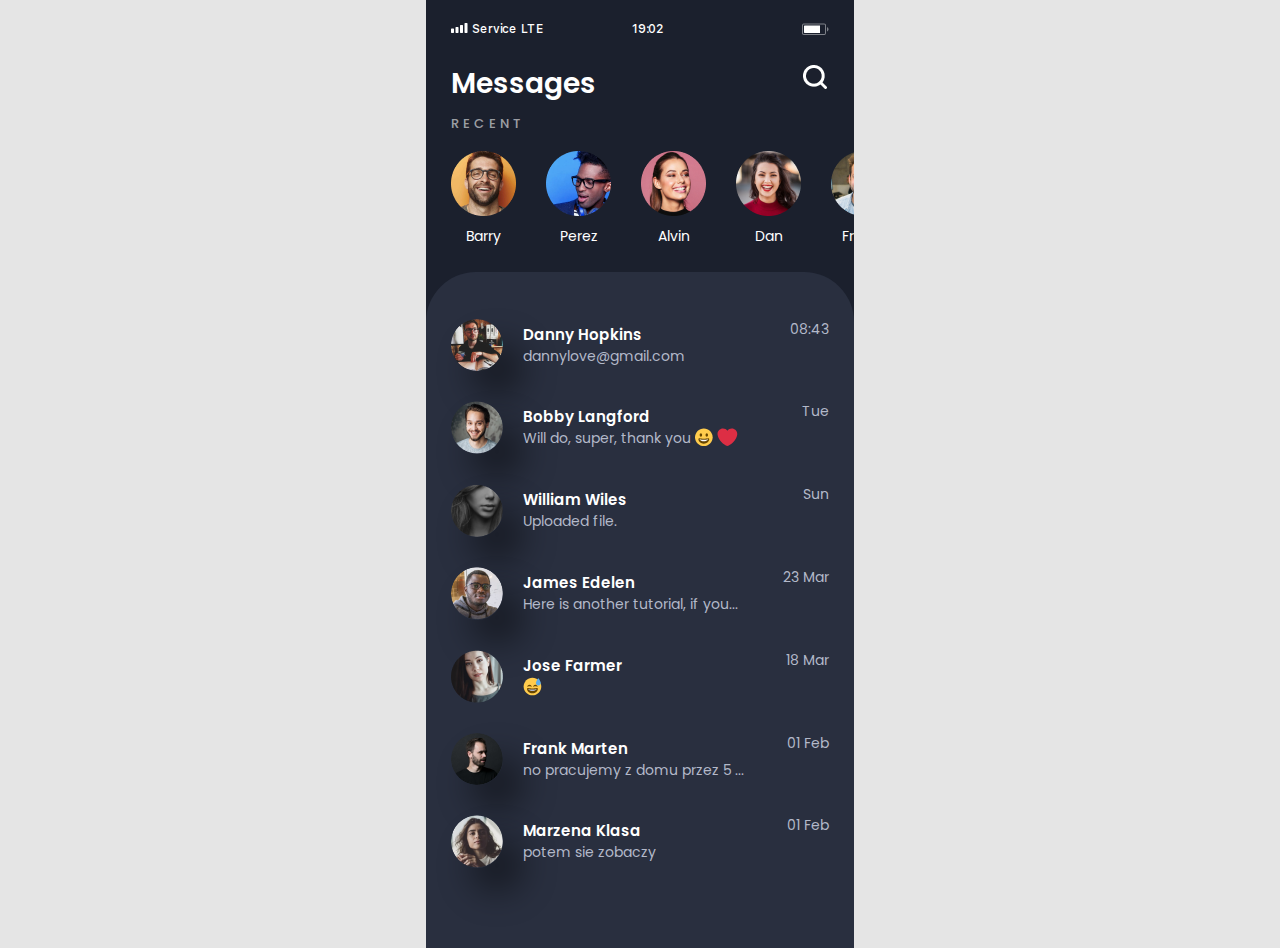
<file: index.html>
<!DOCTYPE html>
<html lang="en">

<head>
    <meta charset="UTF-8">
    <meta http-equiv="X-UA-Compatible" content="IE=edge">
    <meta name="viewport" content="width=device-width, initial-scale=1.0, maximum-scale=1.0, user-scalable=0">
    <meta name="format-detection" content="telephone=no">
    <meta name="description" content="">
    <meta name="keywords" content="">
    <meta name="robots" content="none">
    <title>Chat App</title>
    <link rel="preconnect" href="https://fonts.googleapis.com">
    <link rel="preconnect" href="https://fonts.gstatic.com" crossorigin>
    <link href="https://fonts.googleapis.com/css2?family=Mulish:wght@600&family=Poppins:wght@400;500;600&display=swap"
        rel="stylesheet">
    <link rel="stylesheet" href="./styles/style.css">
</head>

<body>
    <div class="wrapper">
        <header class="header">
            <div class="contain">
                <div class="status-bar">
                    <div class="status-bar__service">
                        <div class="status-bar__service_reception">
                            <img src="./img/service/reception.png" alt="reception_image">
                        </div>
                        <div class="status-bar__service_provider">Service</div>
                        <div class="status-bar__service_generation">LTE</div>
                    </div>
                    <div class="status-bar__time">19:02</div>
                    <div class="status-bar__battery">
                        <img src="./img/service/battery.png" alt="battery_image">
                    </div>
                </div>
                <article class="title">
                    <h1 class="title__name">Messages</h1>
                    <div class="title__search">
                        <input type="image" src="./img/search/search.png" alt="search_image">
                    </div>
                </article>
                <h3 class="resent-title">Recent</h3>
                <div class="resent-list">
                    <div class="resent-list__contact">
                        <div class="resent-list__contact_photo">
                            <img src="./img/contacts/barry.png" alt="barry_photo">
                        </div>
                        <p class="resent-list__name">Barry</p>
                    </div>
                    <div class="resent-list__contact">
                        <div class="resent-list__contact_photo">
                            <img src="./img/contacts/perez.png" alt="perez_photo">
                        </div>
                        <p class="resent-list__name">Perez</p>
                    </div>
                    <div class="resent-list__contact">
                        <div class="resent-list__contact_photo">
                            <img src="./img/contacts/alvin.png" alt="alvin_photo">
                        </div>
                        <p class="resent-list__name">Alvin</p>
                    </div>
                    <div class="resent-list__contact">
                        <div class="resent-list__contact_photo">
                            <img src="./img/contacts/dan.png" alt="dan_photo">
                        </div>
                        <p class="resent-list__name">Dan</p>
                    </div>
                    <div class="resent-list__contact">
                        <div class="resent-list__contact_photo">
                            <img src="./img/contacts/frank.png" alt="frank_photo">
                        </div>
                        <p class="resent-list__name">Fr</p>
                    </div>
                </div>
            </div>
        </header>
        <main class="main">
            <div class="contain">
                <div class="chats-list">
                    <a class="chat-link" href="chat.html">
                        <div class="chat-box">
                            <div class="chat-box__photo">
                                <img src="./img/chats/danny.png" alt="danny_photo">
                            </div>
                            <section class="chat-box__block">
                                <h3 class="chat-box__block_name">Danny Hopkins</h3>
                                <div class="chat-box__block_message">dannylove@gmail.com</div>
                            </section>
                            <div class="chat-box__time">08:43</div>
                        </div>
                    </a>
                    <a class="chat-link" href="#">
                        <div class="chat-box">
                            <div class="chat-box__photo">
                                <img src="./img/chats/bobby.png" alt="bobby_photo">
                            </div>
                            <section class="chat-box__block">
                                <h3 class="chat-box__block_name">Bobby Langford</h3>
                                <div class="chat-box__block_message">Will do, super, thank you
                                    <img src="./img/smile/grin.svg" alt="grin_smile">
                                    <img src="./img/smile/heart.svg" alt="heart_smile">
                                </div>
                            </section>
                            <div class="chat-box__time">Tue</div>
                        </div>
                    </a>
                    <a class="chat-link" href="#">
                        <div class="chat-box">
                            <div class="chat-box__photo">
                                <img src="./img/chats/william.png" alt="william_photo">
                            </div>
                            <section class="chat-box__block">
                                <h3 class="chat-box__block_name">William Wiles</h3>
                                <div class="chat-box__block_message">Uploaded file.</div>
                            </section>
                            <div class="chat-box__time">Sun</div>
                        </div>
                    </a>
                    <a class="chat-link" href="#">
                        <div class="chat-box">
                            <div class="chat-box__photo">
                                <img src="./img/chats/james.png" alt="james_photo">
                            </div>
                            <section class="chat-box__block">
                                <h3 class="chat-box__block_name">James Edelen</h3>
                                <div class="chat-box__block_message">Here is another tutorial, if you...</div>
                            </section>
                            <div class="chat-box__time">23 Mar</div>
                        </div>
                    </a>
                    <a class="chat-link" href="#">
                        <div class="chat-box">
                            <div class="#">
                                <img src="./img/chats/jose.png" alt="jose_photo">
                            </div>
                            <section class="chat-box__block">
                                <h3 class="chat-box__block_name">Jose Farmer</h3>
                                <div class="chat-box__block_message">
                                    <img src="./img/smile/laughter.svg" alt="laughter_smile">
                                </div>
                            </section>
                            <div class="chat-box__time">18 Mar</div>
                        </div>
                    </a>
                    <a class="chat-link" href="#">
                        <div class="chat-box">
                            <div class="chat-box__photo">
                                <img src="./img/chats/frank.png" alt="frank_photo">
                            </div>
                            <section class="chat-box__block">
                                <h3 class="chat-box__block_name">Frank Marten</h3>
                                <div class="chat-box__block_message">no pracujemy z domu przez 5 ...</div>
                            </section>
                            <div class="chat-box__time">01 Feb</div>
                        </div>
                    </a>
                    <a class="chat-link" href="#">
                        <div class="chat-box">
                            <div class="chat-box__photo">
                                <img src="./img/chats/marzena.png" alt="marzena_photo">
                            </div>
                            <section class="chat-box__block">
                                <h3 class="chat-box__block_name">Marzena Klasa</h3>
                                <div class="chat-box__block_message">potem sie zobaczy</div>
                            </section>
                            <div class="chat-box__time">01 Feb</div>
                        </div>
                    </a>
                </div>
            </div>
        </main>
    </div>
</body>

</html>
</file>
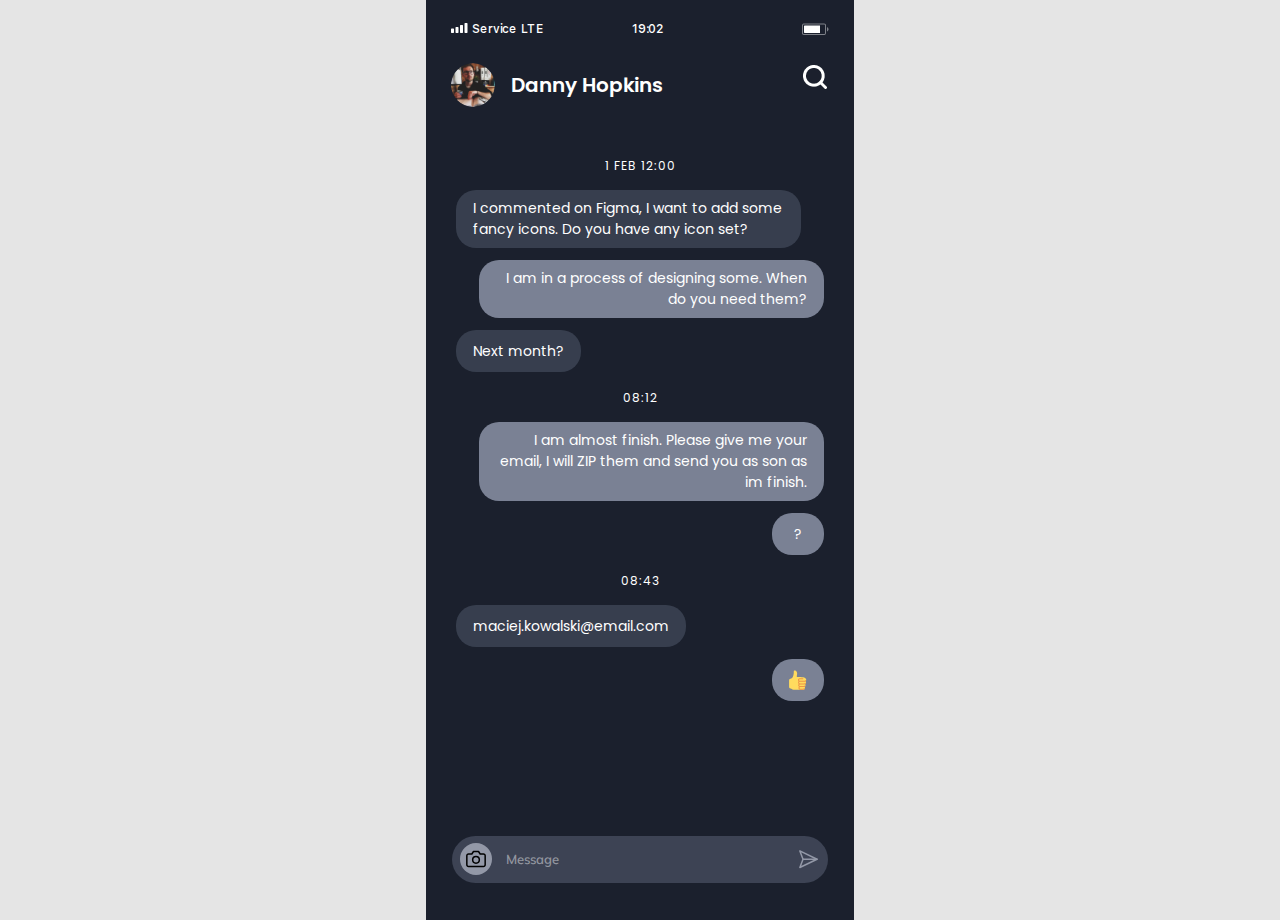
<file: chat.html>
<!DOCTYPE html>
<html lang="en">

<head>
    <meta charset="UTF-8">
    <meta http-equiv="X-UA-Compatible" content="IE=edge">
    <meta name="viewport" content="width=device-width, initial-scale=1.0, maximum-scale=1.0, user-scalable=0">
    <meta name="format-detection" content="telephone=no">
    <meta name="description" content="">
    <meta name="keywords" content="">
    <meta name="robots" content="none">
    <title>Chat App</title>
    <link rel="preconnect" href="https://fonts.googleapis.com">
    <link rel="preconnect" href="https://fonts.gstatic.com" crossorigin>
    <link href="https://fonts.googleapis.com/css2?family=Mulish:wght@600&family=Poppins:wght@400;500;600&display=swap"
        rel="stylesheet">
    <link rel="stylesheet" href="./styles/style.css">
</head>

<body>
    <div class="wrapper">
        <header class="header">
            <div class="contain">
                <div class="status-bar">
                    <div class="status-bar__service">
                        <div class="status-bar__service_reception">
                            <img src="./img/service/reception.png" alt="reception_image">
                        </div>
                        <div class="status-bar__service_provider">Service</div>
                        <div class="status-bar__service_generation">LTE</div>
                    </div>
                    <div class="status-bar__time">19:02</div>
                    <div class="status-bar__battery">
                        <img src="./img/service/battery.png" alt="battery_image">
                    </div>
                </div>


                <div class="title title-chat">
                    <a class="title-link" href="index.html">
                        <div class="title-link__chat">
                            <div class="title-link__chat_photo">
                                <img src="./img/chats/danny.png" alt="danny_photo">
                            </div>
                            <p class="title-link__chat_name">Danny Hopkins</p>
                        </div>
                    </a>
                    <div class="title__search">
                        <input type="image" src="./img/search/search.png" alt="search_image">
                    </div>
                </div>
            </div>
        </header>
        <main class="main">
            <div class="contain">
                <div class="messages-list">
                    <div class="messages-block">
                        <div class="messages-block__time">1 FEB 12:00</div>
                        <div class="messages-block__get">I commented on Figma, I want to add some fancy icons. Do you
                            have any icon set?</div>
                        <div class="messages-block__set">I am in a process of designing some. When do you need them?
                        </div>
                        <div class="messages-block__get">Next month?</div>
                    </div>
                    <div class="messages-block">
                        <div class="messages-block__time">08:12</div>
                        <div class="messages-block__set">I am almost finish. Please give me your email, I will ZIP them
                            and send you as son as im finish.
                        </div>
                        <div class="messages-block__set">?
                        </div>
                    </div>
                    <div class="messages-block">
                        <div class="messages-block__time">08:43</div>
                        <div class="messages-block__get">maciej.kowalski@email.com</div>
                        <div class="messages-block__set">
                            <img src="./img/smile/like.svg" alt="like_smile">
                        </div>
                    </div>
                </div>
                <form class="messages" action="" method="get">
                    <div class="message-send">
                        <label class="message-send__photo">
                            <input type="file" name="photo" multiple accept="image/*">
                            <img src="./img/message/photo.svg" alt="photo_add">
                        </label>
                        <div class="message-send__text">
                            <textarea class="textarea">Message</textarea>
                        </div>
                        <button class="message-send__set" type="submit">
                            <img src="./img/message/send.svg" alt="send_message">
                        </button>
                    </div>
                </form>
            </div>
        </main>
    </div>

    <script src="./script/chat.js"></script>
</body>

</html>
</file>
<file: styles/style.css>
* {
  padding: 0;
  margin: 0;
  border: 0;
}

*, *:before, *:after {
  box-sizing: border-box;
}

:focus, :active {
  outline: none;
}

a:focus, a:active {
  outline: none;
}

nav, footer, header, aside {
  display: block;
}

html, body {
  height: 100%;
  width: 100%;
  font-size: 100%;
  line-height: 1;
  font-size: 14px;
  -ms-text-size-adjust: 100%;
  -moz-text-size-adjust: 100%;
  -webkit-text-size-adjust: 100%;
}

input, button, textarea {
  font-family: inherit;
}

input::-ms-clear {
  display: none;
}

button {
  cursor: pointer;
}

button::-moz-focus-inner {
  padding: 0;
  border: 0;
}

a, a:visited {
  text-decoration: none;
}

a:hover {
  text-decoration: none;
}

ul li {
  list-style: none;
}

img {
  vertical-align: top;
}

h1, h2, h3, h4, h5, h6 {
  font-size: inherit;
  font-weight: inherit;
}

@font-face {
  font-family: "SF Pro Text";
  src: url("../fonts/SF Pro Text/SFProText-Medium.ttf");
  src: local("SF Pro Text"), local("SF Pro Text"), url("../fonts/SF Pro Text/SFProText-Medium.ttf") format("truetype");
  font-weight: normal;
  font-style: normal;
}
.status-bar {
  padding: 23px 25px 0 25px;
  margin: 0 0 28px 0;
  display: flex;
  justify-content: space-between;
  align-items: flex-start;
  font-family: "SF Pro Text", sans-serif;
  font-style: normal;
  font-weight: 500;
  font-size: 12px;
  line-height: 100%;
  letter-spacing: -0.01em;
}
.status-bar__service {
  display: flex;
  align-items: flex-start;
  gap: 4px;
}
.status-bar__time {
  flex-basis: 100%;
  padding-left: calc(50% - 100px);
}
.title {
  display: flex;
  justify-content: space-between;
  padding: 0 25px 9px 25px;
}
.title__name {
  font-style: normal;
  font-weight: 600;
  font-size: 28px;
  line-height: 42px;
}
.resent-title {
  text-transform: uppercase;
  font-style: normal;
  font-weight: 500;
  font-size: 13px;
  line-height: 20px;
  letter-spacing: 0.3em;
  color: rgba(255, 255, 255, 0.5803921569);
  margin: 0 0 17px 0;
  padding: 0 25px;
}

.resent-list {
  display: flex;
  justify-content: space-between;
  text-align: center;
  padding: 0 0 0 25px;
  overflow: hidden;
  gap: 30px;
}
.resent-list__contact {
  margin: 0 0 29px 0;
}
.resent-list__contact:last-child {
  text-align: right;
}
.resent-list__contact_photo img {
  margin: 0 0 13px 0;
}
.chats-list {
  border-radius: 50px 50px 0 0;
  background-color: #292F3F;
  padding: 47px 25px 50px 25px;
}

.chat-link {
  margin: 0 0 30px 0;
  display: block;
  line-height: 21px;
  color: #B3B9C9;
}

.chat-box {
  display: flex;
  justify-content: space-between;
  align-items: center;
  gap: 20px;
}
.chat-box:last-child {
  margin: 0;
}
.chat-box__photo img {
  border-radius: 50%;
  box-shadow: 20px 24px 34px rgba(0, 0, 0, 0.4509803922);
}
.chat-box__block {
  flex-basis: 100%;
  overflow-wrap: anywhere;
}
.chat-box__block_name {
  font-weight: 600;
  font-size: 15px;
  line-height: 22px;
  display: flex;
  align-items: flex-end;
  text-transform: capitalize;
  color: #FFFFFF;
}
.chat-box__time {
  align-self: flex-start;
  min-width: 50px;
  text-align: end;
  text-transform: capitalize;
}

.title-chat {
  padding-bottom: 45px;
  gap: 10px;
}
.title-link {
  display: block;
}
.title-link__chat {
  display: flex;
  align-items: center;
  gap: 16px;
}
.title-link__chat_photo img {
  border-radius: 50%;
  width: 44px;
  height: 44px;
}
.title-link__chat_name {
  font-weight: 600;
  font-size: 20px;
  line-height: 30px;
  color: #FFFFFF;
}

.messages-list {
  padding: 0 30px;
}

.messages-block {
  font-style: normal;
  font-weight: 400;
  font-size: 14px;
  line-height: 21px;
  display: flex;
  flex-direction: column;
}
.messages-block__time {
  font-size: 12px;
  line-height: 18px;
  text-align: center;
  letter-spacing: 1px;
  margin: 0 0 15px 0;
  padding-top: 5px;
}
.messages-block__get {
  background-color: #373E4E;
  border-radius: 20px;
  padding: 8px 17px;
  margin: 0 23px 12px 0;
  width: -webkit-fit-content;
  width: -moz-fit-content;
  width: fit-content;
  min-width: 52px;
  min-height: 42px;
  display: flex;
  justify-content: center;
  align-items: center;
  align-self: flex-start;
  text-align: start;
  overflow-wrap: anywhere;
}
.messages-block__set {
  background-color: #7A8194;
  border-radius: 20px;
  padding: 8px 17px;
  margin: 0 0 12px 23px;
  width: -webkit-fit-content;
  width: -moz-fit-content;
  width: fit-content;
  min-width: 52px;
  min-height: 42px;
  display: flex;
  justify-content: center;
  align-items: center;
  align-self: flex-end;
  text-align: end;
  overflow-wrap: anywhere;
}

.messages {
  padding: 123px 26px 37px 26px;
}

.message-send {
  display: flex;
  justify-content: space-between;
  align-items: flex-end;
  border-radius: 25px;
  padding: 6px 10px 6px 8px;
  background-color: #3D4354;
}
.message-send__photo {
  margin: 0 14px 2px 0;
  background-color: #9398A7;
  border-radius: 50%;
  min-width: 32px;
  min-height: 32px;
  display: flex;
  justify-content: center;
  align-items: center;
  cursor: pointer;
}
.message-send input {
  opacity: -1;
  width: 0px;
  height: 0px;
}
.message-send__text {
  flex-basis: 100%;
  margin-right: 4px;
}
.message-send__text .textarea {
  resize: none;
  padding: 5px 0 0 0;
  overflow: hidden;
  box-sizing: border-box;
  height: 33px;
  min-height: 33px;
  width: 100%;
  background-color: #3D4354;
  color: rgba(255, 255, 255, 0.4509803922);
  font-family: "Mulish", sans-serif;
  font-style: normal;
  font-weight: 600;
  font-size: 13px;
  line-height: 24px;
}
.message-send__set {
  margin: 0 0 5px 0;
  background-color: #3D4354;
}

html, body {
  height: 100%;
  font-family: "Poppins", sans-serif;
  font-style: normal;
  font-weight: 400;
  font-size: 14px;
  color: #FFFFFF;
  background-color: #E5E5E5;
}

.wrapper {
  min-height: 100%;
  display: flex;
  flex-direction: column;
}

.contain {
  max-width: 428px;
  margin: 0 auto;
  background-color: #1B202D;
}

.main {
  flex: 1 1 auto;
}/*# sourceMappingURL=style.css.map */
</file>
